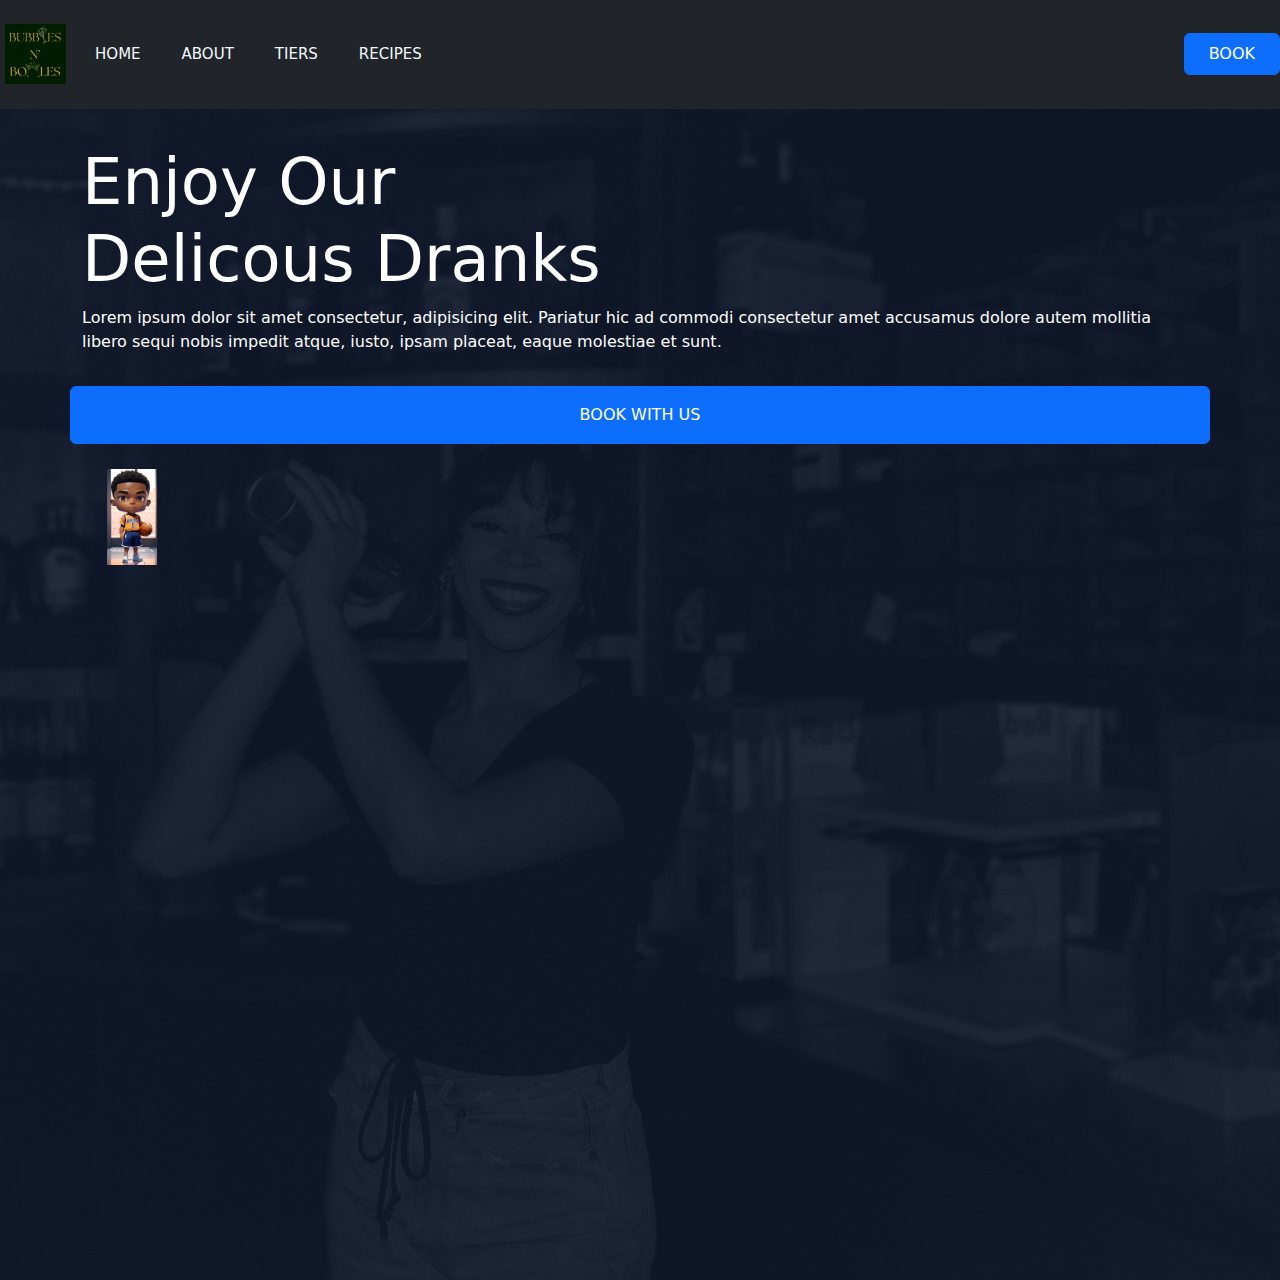
<file: index.html>
<!DOCTYPE html>
<html lang="en">
    <head>
        <meta charset="UTF-8">
        <meta name="viewport" content="width=device-width, initial-scale=1.0">
        <title>Document</title>
        <link rel="stylesheet" href="styles.css">
        <!-- Bootstrap CSS -->
        <link rel="stylesheet" href="https://cdn.jsdelivr.net/npm/bootstrap@5.3.2/dist/css/bootstrap.min.css">
    </head>
<body>

    <div class="bg-white p-0">
        <div class="position-relative p-0">
            <nav class="navbar navbar-expand-lg navbar-dark bg-dark">
                <a href="#" class="navbar-brand">
                    <img src="src/bnb.png" class="logo">
                </a>
                <button class="navbar-toggler" type="button" data-bs-toggle="collapse" data-bs-target="#navbarNav">
                    <span class="navbar-toggler-icon"></span>
                </button>
                <div class="collapse navbar-collapse" id="navbarNav">
                    <ul class="navbar-nav">
                        <li class="nav-item"><a class="nav-link" href="#">Home</a></li>
                        <li class="nav-item"><a class="nav-link" href="#">About</a></li>
                        <li class="nav-item"><a class="nav-link" href="tiers.html">Tiers</a></li>
                        <li class="nav-item"><a class="nav-link" href="recipe.html">Recipes</a></li>
                    </ul>
                </div>
                <a href="recipe.html" class="btn btn-primary py-2 px-4">Book</a>


            </nav>
            <div class="py-5 bg-dark hero-header mb-5">
                <div class="container my-5 py-5">
                    <div class="row align-items-center text-lg-start">
                        <h1 class="display-3 text-white"><strong>Enjoy Our <br> Delicous Dranks</strong></h1>
                        <p class="text-white mb-4 pb-2">Lorem ipsum dolor sit amet consectetur, adipisicing elit. Pariatur hic ad commodi consectetur amet accusamus dolore autem mollitia libero sequi nobis impedit atque, iusto, ipsam placeat, eaque molestiae et sunt.</p>
                        <a href="" class="btn btn-primary py-sm-3 px-sm-5 me-3">Book with us</a>
                    </div>
                    <div class="russ">
                        <img src="src/Screenshot 2024-11-18 221048.png" alt="">
                    </div>
                </div>
            </div>
        </div>
    </div>

    <!-- Bootstrap JS -->
    <script src="https://cdn.jsdelivr.net/npm/bootstrap@5.3.2/dist/js/bootstrap.bundle.min.js"></script>
</body>
</html>
</file>
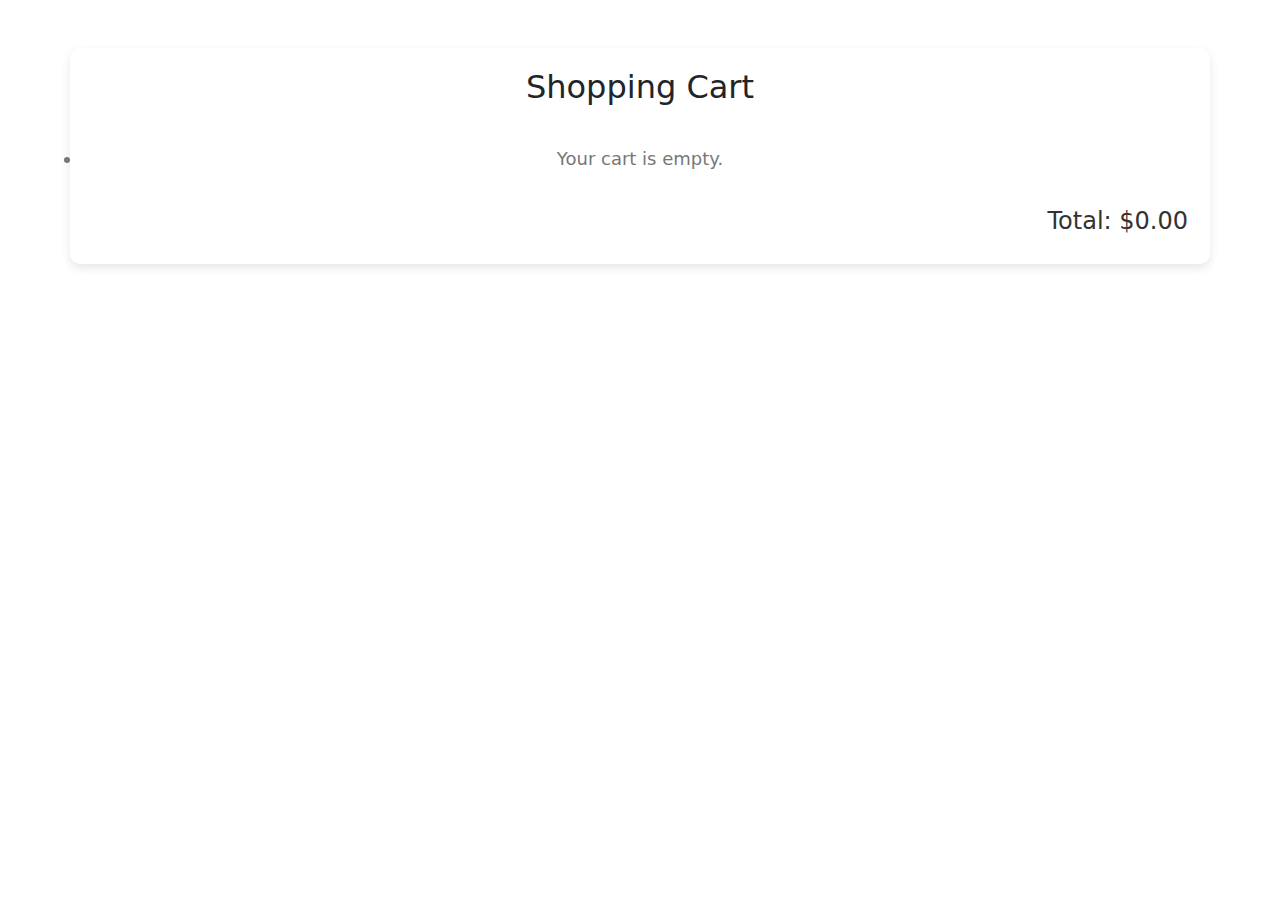
<file: cart.html>
<!DOCTYPE html>
<html lang="en">
<head>
    <meta charset="UTF-8">
    <meta name="viewport" content="width=device-width, initial-scale=1.0">
    <title>Shopping Cart</title>
    <link rel="stylesheet" href="cart.css">
    <link rel="stylesheet" href="https://cdn.jsdelivr.net/npm/bootstrap@5.3.2/dist/css/bootstrap.min.css">
</head>
<body>

    <div class="container my-5 cart-container">
        <h2 class="text-center mb-4">Shopping Cart</h2>
        <ul id="cart-items" class="list-group"></ul>

        <!-- Total Price Section -->
        <div class="total-container">
            <h4>Total: <span id="total-price">$0.00</span></h4>
        </div>
    </div>

    <script>
        document.addEventListener("DOMContentLoaded", function () {
            let cart = JSON.parse(localStorage.getItem("cart")) || [];
            let cartList = document.getElementById("cart-items");
            let totalPriceElement = document.getElementById("total-price");

            let total = 0;
            let itemPrices = {
                "Pop's on Lock": 10.99,
                "Cocktails on You": 15.99,
                "Drinks on Me": 20.99,
                "Cocktails with Friends!": 25.99
            };

            if (cart.length === 0) {
                cartList.innerHTML = `<li class="empty-cart">Your cart is empty.</li>`;
            } else {
                cart.forEach(item => {
                    let li = document.createElement("li");
                    li.textContent = item;
                    li.classList.add("list-group-item", "cart-item");
                    cartList.appendChild(li);

                    // Add item price to total
                    if (itemPrices[item]) {
                        total += itemPrices[item];
                    }
                });
            }

            // Update total price display
            totalPriceElement.textContent = `$${total.toFixed(2)}`;
        });
    </script>

</body>
</html>
</file>
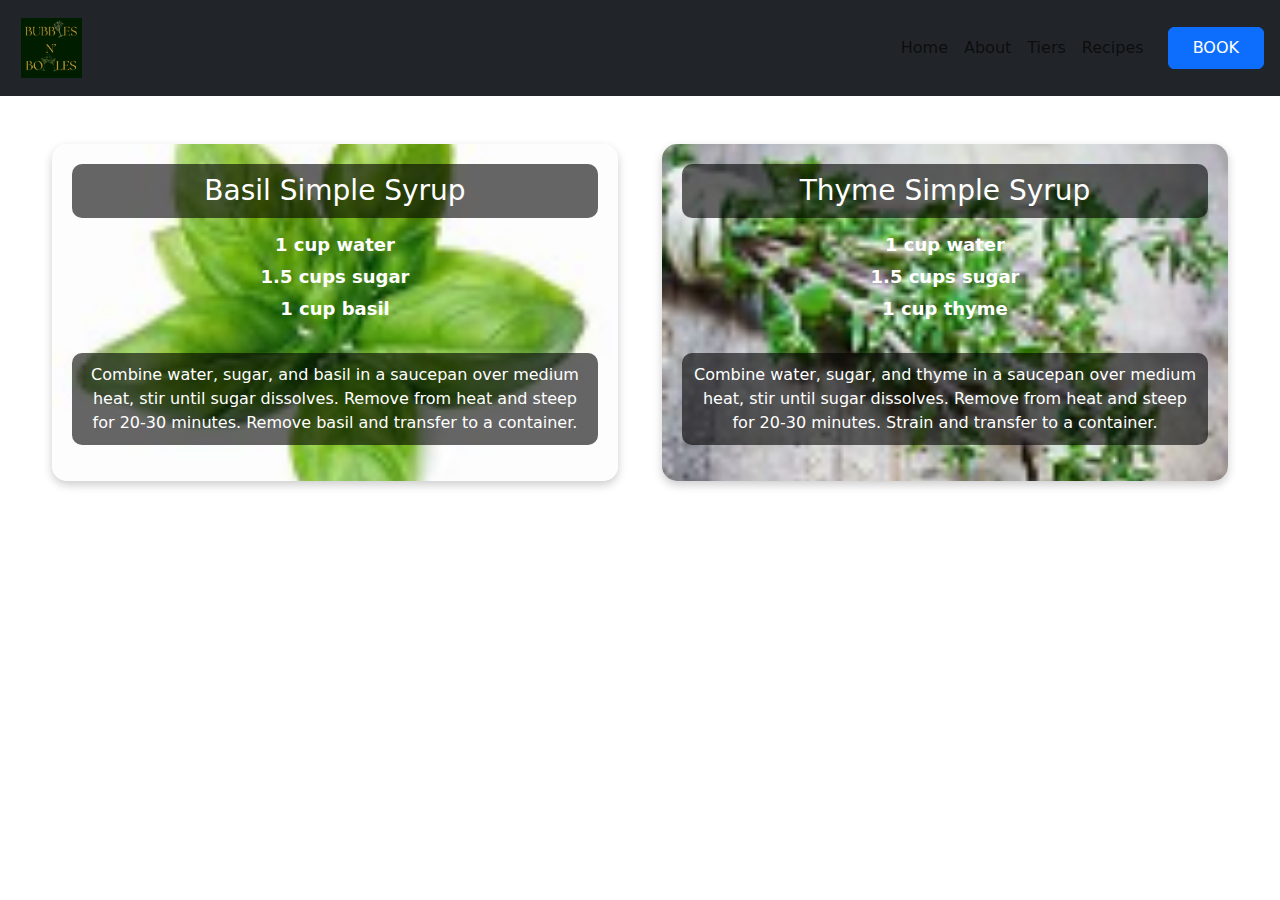
<file: recipe.html>
<!DOCTYPE html>
<html lang="en">
<head>
    <meta charset="UTF-8">
    <meta name="viewport" content="width=device-width, initial-scale=1.0">
    <title>Recipes</title>
    <link rel="stylesheet" href="https://cdn.jsdelivr.net/npm/bootstrap@5.3.2/dist/css/bootstrap.min.css">
    <link rel="stylesheet" href="recipe.css">
</head>
<body>
    
    <!-- Navbar -->
    <nav class="navbar navbar-expand-lg bg-dark text-light px-3">

        <a href="#" class="navbar-brand">
            <img src="src/bnb.png" class="logo" alt="Logo">
        </a>
        <button class="navbar-toggler" type="button" data-bs-toggle="collapse" data-bs-target="#navbarNav">
            <span class="navbar-toggler-icon"></span>
        </button>
        <div class="collapse navbar-collapse justify-content-end" id="navbarNav">
            <ul class="navbar-nav">
                <li class="nav-item"><a class="nav-link" href="#">Home</a></li>
                <li class="nav-item"><a class="nav-link" href="#">About</a></li>
                <li class="nav-item"><a class="nav-link" href="tiers.html">Tiers</a></li>
                <li class="nav-item"><a class="nav-link" href="recipe.html">Recipes</a></li>
            </ul>
            <a href="recipe.html" class="btn btn-primary py-2 px-4 ms-3">Book</a>
        </div>
    </nav>

    <!-- Recipes Section -->
    <div class="container mt-5">
        <div class="row">
            <!-- Basil Simple Syrup -->
            <div class="col-md-4">
                <div class="recipe-card" style="background-image: url('src/basil.png');">
                    <h3>Basil Simple Syrup</h3>
                    <ul>
                        <li>1 cup water</li>
                        <li>1.5 cups sugar</li>
                        <li>1 cup basil</li>
                    </ul>
                    <p>Combine water, sugar, and basil in a saucepan over medium heat, stir until sugar dissolves. Remove from heat and steep for 20-30 minutes. Remove basil and transfer to a container.</p>
                </div>
            </div>

            <!-- Thyme Simple Syrup -->
            <div class="col-md-4">
                <div class="recipe-card" style="background-image: url('src/thyme.png');">
                    <h3>Thyme Simple Syrup</h3>
                    <ul>
                        <li>1 cup water</li>
                        <li>1.5 cups sugar</li>
                        <li>1 cup thyme</li>
                    </ul>
                    <p>Combine water, sugar, and thyme in a saucepan over medium heat, stir until sugar dissolves. Remove from heat and steep for 20-30 minutes. Strain and transfer to a container.</p>
                </div>
            </div>

            <!-- More syrup cards can be added here -->
        </div>
    </div>

    <!-- Bootstrap JS -->
    <script src="https://cdn.jsdelivr.net/npm/bootstrap@5.3.2/dist/js/bootstrap.bundle.min.js"></script>

</body>
</html>
</file>
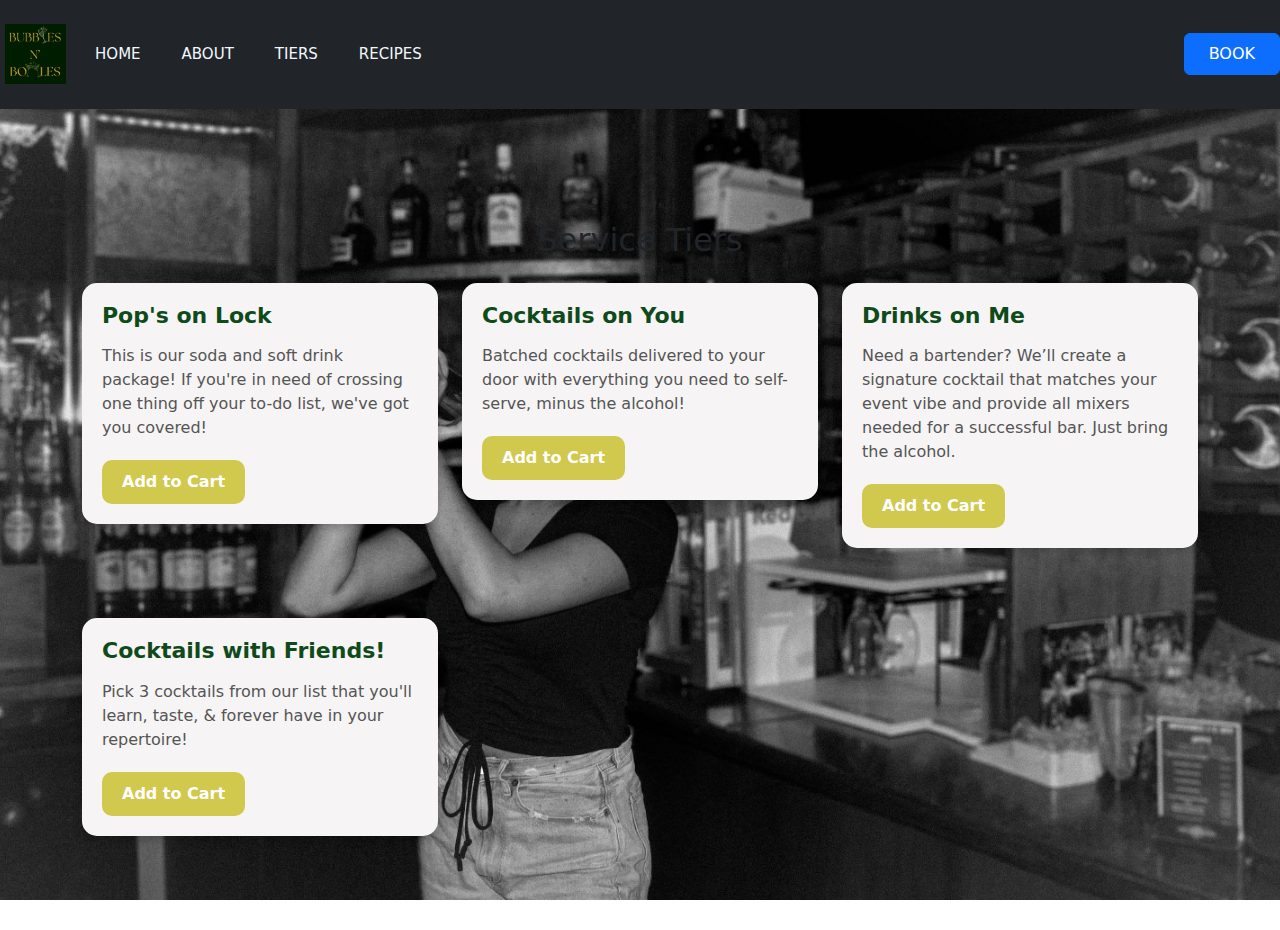
<file: tiers.html>
<!DOCTYPE html>
<html lang="en">
<head>
    <meta charset="UTF-8">
    <meta name="viewport" content="width=device-width, initial-scale=1.0">
    <title>Service Tiers</title>
    <link rel="stylesheet" href="styles.css">
    <link rel="stylesheet" href="tiers.css">
    <!-- Bootstrap CSS -->
    <link rel="stylesheet" href="https://cdn.jsdelivr.net/npm/bootstrap@5.3.2/dist/css/bootstrap.min.css">
</head>
<body>

    <nav class="navbar navbar-expand-lg navbar-dark bg-dark">
        <a href="#" class="navbar-brand">
            <img src="./src/bnb.png" class="logo">
        </a>
        <button class="navbar-toggler" type="button" data-bs-toggle="collapse" data-bs-target="#navbarNav">
            <span class="navbar-toggler-icon"></span>
        </button>
        <div class="collapse navbar-collapse" id="navbarNav">
            <ul class="navbar-nav">
                <li class="nav-item"><a class="nav-link" href="#">Home</a></li>
                <li class="nav-item"><a class="nav-link" href="#">About</a></li>
                <li class="nav-item"><a class="nav-link" href="tiers.html">Tiers</a></li>
                <li class="nav-item"><a class="nav-link" href="recipe.html">Recipes</a></li>
            </ul>
        </div>
        <a href="recipe.html" class="btn btn-primary py-2 px-4">Book</a>
    </nav>

    <div class="container my-5">
        <h2 class="text-center mb-4">Service Tiers</h2>
        <div class="row">
            <div class="col-md-6 col-lg-4">
                <div class="tier-card">
                    <h3>Pop's on Lock</h3>
                    <p>This is our soda and soft drink package! If you're in need of crossing one thing off your to-do list, we've got you covered!</p>
                    <button class="btn-add" onclick="addToCart('Pop\'s on Lock')">Add to Cart</button>
                </div>
            </div>

            <div class="col-md-6 col-lg-4">
                <div class="tier-card">
                    <h3>Cocktails on You</h3>
                    <p>Batched cocktails delivered to your door with everything you need to self-serve, minus the alcohol!</p>
                    <button class="btn-add">Add to Cart</button>
                </div>
            </div>

            <div class="col-md-6 col-lg-4">
                <div class="tier-card">
                    <h3>Drinks on Me</h3>
                    <p>Need a bartender? We’ll create a signature cocktail that matches your event vibe and provide all mixers needed for a successful bar. Just bring the alcohol.</p>
                    <button class="btn-add">Add to Cart</button>
                </div>
            </div>

            <div class="col-md-6 col-lg-4">
                <div class="tier-card">
                    <h3>Cocktails with Friends!</h3>
                    <p>Pick 3 cocktails from our list that you'll learn, taste, & forever have in your repertoire!</p>
                    <button class="btn-add">Add to Cart</button>
                </div>
            </div>
        </div>
    </div>

    <script src="script.js"></script>
</body>
</html>
</file>
<file: styles.css>
:root {
    --primary: #fea116;
    --light: #f1f8ff;
    --dark: #0f1728;
}

.text-primary {
    color: var(--primary) !important;
}

.btn {
    font-weight: 500;
    text-transform: uppercase;
    color: white;
}

.navbar{
    z-index: 1050;
}
.logo {
    height: 70px;
    width: auto;
    padding: 5px
}
.navbar-dark .navbar-nav .nav-link {
    position: relative;
    margin-right: 25px;
    padding: 35px 0;
    font-size: 15px;
    color: var(--light) !important;
    font-weight: 500;
    text-transform: uppercase;
    outline: none;
}

.russ img {
    width: 100px; /* Adjust this value */
    height: auto; /* Keeps the aspect ratio */
    display: block; /* Removes extra space below the image */
    padding: 25px;
}

.navbar-dark .navbar-nav .nav-link:hover,
.navbar-dark .navbar-nav .nav-link.active {
    color: var(--primary) !important;
}

.hero-header {
    position: absolute;
    top: 0;
    left: 0;
    width: 100vw;
    height: 100vw;
    background: linear-gradient(rgba(15,23,43,0.9), rgba(15,23,43,0.9)), 
                url("/src/image0.jpeg");
    background-size: cover;
    background-position: center;
    background-repeat: no-repeat;
}


*{
    box-sizing: border-box;
    padding: 0;
    margin: 0;
}

.container{
    
    font-size: 1rem;
    justify-content: center;
    align-items: center;
    min-height: 100;
    padding: 4rem 0;
}

.syrup {
    display: block;
    visibility: visible;
    
    color: rgb(218, 218, 128);
    font-size: 2rem;
    text-align: ;
    padding: 35px;
}

.img-box {
    
    width: 100%;
    height: 100%;
    overflow: hidden;
    
    
}

.img-box img{
    width: 100%;
    height: 100%;
}

.cards-grid{
    display: grid;
    grid-template-columns: repeat(3, 1fr);
    justify-content: center;
    text-align: center;
    margin: auto;
    width: 70%;
    grid-gap: 2rem;
}

.card{
    display: block;
    overflow: hidden;
    aspect-ratio: 1 / 1;
    border-radius: .6rem;
    box-shadow: .5rem 1rem rgba(0, 0, 0, .7);
    cursor: pointer;
    transition: .2s;
    position: relative;
}
.card-content {
    position: absolute;
    background-color: rgb(0 0 0/50%);
    bottom: 0;
    color: #fff;
    width: 100%;
    height: 23%;
    padding: 2.2rem;
    transition: .7s;
    overflow: hidden;
}

.card-content h1{
    font-size: .8rem;
    font-weight: 600;
    text-transform: capitalize;
}

.card-content p{
    font-size: 1rem;
    font-weight: 400;
    line-height: 1.5rem;
    padding: 1.2rem;
    
}
.card-content:hover {
    height: 100%;
    transition: .7s;
}

.tiers {
    text-align: center;
    justify-content: center;
    padding: 30px;
}
.tiers-content {
    padding: 10px;
}

.checkout-btn {
    padding: 5px;
}
</file>
<file: cart.css>
body {
    background-color: #f4f4f4; /* Light grey background */
    margin: 0;
    padding: 0;
}

/* Cart container */
.cart-container {
    max-width: 600px;
    margin: 0 auto;
    background: #ffffff;
    padding: 20px;
    border-radius: 10px;
    box-shadow: 0 4px 10px rgba(0, 0, 0, 0.1);
    position: relative;
}

/* Shopping Cart Title */
h2 {
    font-size: 28px;
    font-weight: bold;
    color: #333;
}

/* Empty cart message */
.empty-cart {
    padding: 15px;
    text-align: center;
    font-size: 18px;
    color: #777;
}

/* Cart Item Styling */
.cart-item {
    padding: 12px;
    font-size: 18px;
    background: #f9f9f9;
    border-radius: 5px;
    margin-bottom: 10px;
    display: flex;
    justify-content: space-between;
    align-items: center;
}

/* Hover effect */
.cart-item:hover {
    background: #eaeaea;
}

/* Total Price Container */
.total-container {
    text-align: right;
    font-size: 20px;
    font-weight: bold;
    color: #333;
    margin-top: 20px;
    padding-right: 10px;
}
</file>
<file: recipe.css>
.text-primary {
    color: var(--primary) !important;
}

.btn {
    font-weight: 500;
    text-transform: uppercase;
    color: white;
}


    
.navbar{
    z-index: 1050;
}
.logo {
    height: 70px;
    width: auto;
    padding: 5px
}
.navbar-dark .navbar-nav .nav-link {
    position: relative;
    margin-right: 25px;
    padding: 35px 0;
    font-size: 15px;
    color: white !important;
    font-weight: 500;
    text-transform: uppercase;
    outline: none;
}

.russ img {
    width: 100px; /* Adjust this value */
    height: auto; /* Keeps the aspect ratio */
    display: block; /* Removes extra space below the image */
    padding: 25px;
}

.navbar-dark .navbar-nav .nav-link:hover,
.navbar-dark .navbar-nav .nav-link.active {
    color: var(--primary) !important;
}

.recipe-card {
    background-size: cover;
    background-position: center;
    background-repeat: no-repeat;
    color: white;
    padding: 20px;
    border-radius: 15px;
    box-shadow: 0px 4px 10px rgba(0, 0, 0, 0.2);
    min-height: 300px;
    display: flex;
    flex-direction: column;
    justify-content: center;
    text-align: center;
    position: relative;
    overflow: hidden;
}

.recipe-card h3 {
    background: rgba(0, 0, 0, 0.6);
    padding: 10px;
    border-radius: 10px;
    display: inline-block;
}

.recipe-card ul {
    list-style: none;
    padding: 0;
}

.recipe-card ul li {
    font-size: 18px;
    font-weight: bold;
    margin: 5px 0;
}

.recipe-card p {
    background: rgba(0, 0, 0, 0.6);
    padding: 10px;
    border-radius: 10px;
    margin-top: 10px;
}

.container {
    max-width: 1200px;
    margin: auto;
}

.row {
    display: flex;
    flex-wrap: wrap;
    gap: 20px;
    justify-content: center;
}

.col-md-4 {
    flex: 1 1 300px;
}
</file>
<file: tiers.css>
body {
    background: url(/src/image0.jpeg);
    background-size: cover;        
    background-position: center;    
    background-repeat: no-repeat;   
    background-attachment: fixed;   
    height: 100vh;                  
    margin: 0;
    padding: 0;
}

/* Tier Card Styling */
.tier-card {
    background: rgb(246, 244, 244);
    border-radius: 15px;
    padding: 20px;
    box-shadow: 0 4px 10px rgba(0, 0, 0, 0.2);
    text-align: left;
    transition: transform 0.3s ease-in-out;
    position: relative;
    overflow: hidden;
    margin-bottom: 30px;  /* Added more space between the cards */
}

.tier-card:hover {
    transform: translateY(-5px);
}

.tier-card h3 {
    font-size: 22px;
    font-weight: bold;
    margin-bottom: 15px;
    color: #0f4a1b;
}

.tier-card p {
    font-size: 16px;
    color: #555;
    margin-bottom: 20px;
}

/* Button Styling */
.btn-add {
    background: #d1c84e;
    color: white;
    padding: 10px 20px;
    border: none;
    border-radius: 10px;
    font-size: 16px;
    font-weight: bold;
    cursor: pointer;
    transition: 0.3s;
}

.btn-add:hover {
    background: #d98a00;
}

/* Adjust row spacing */
.row {
    row-gap: 40px;  /* Added extra spacing between rows */
}
</file>
